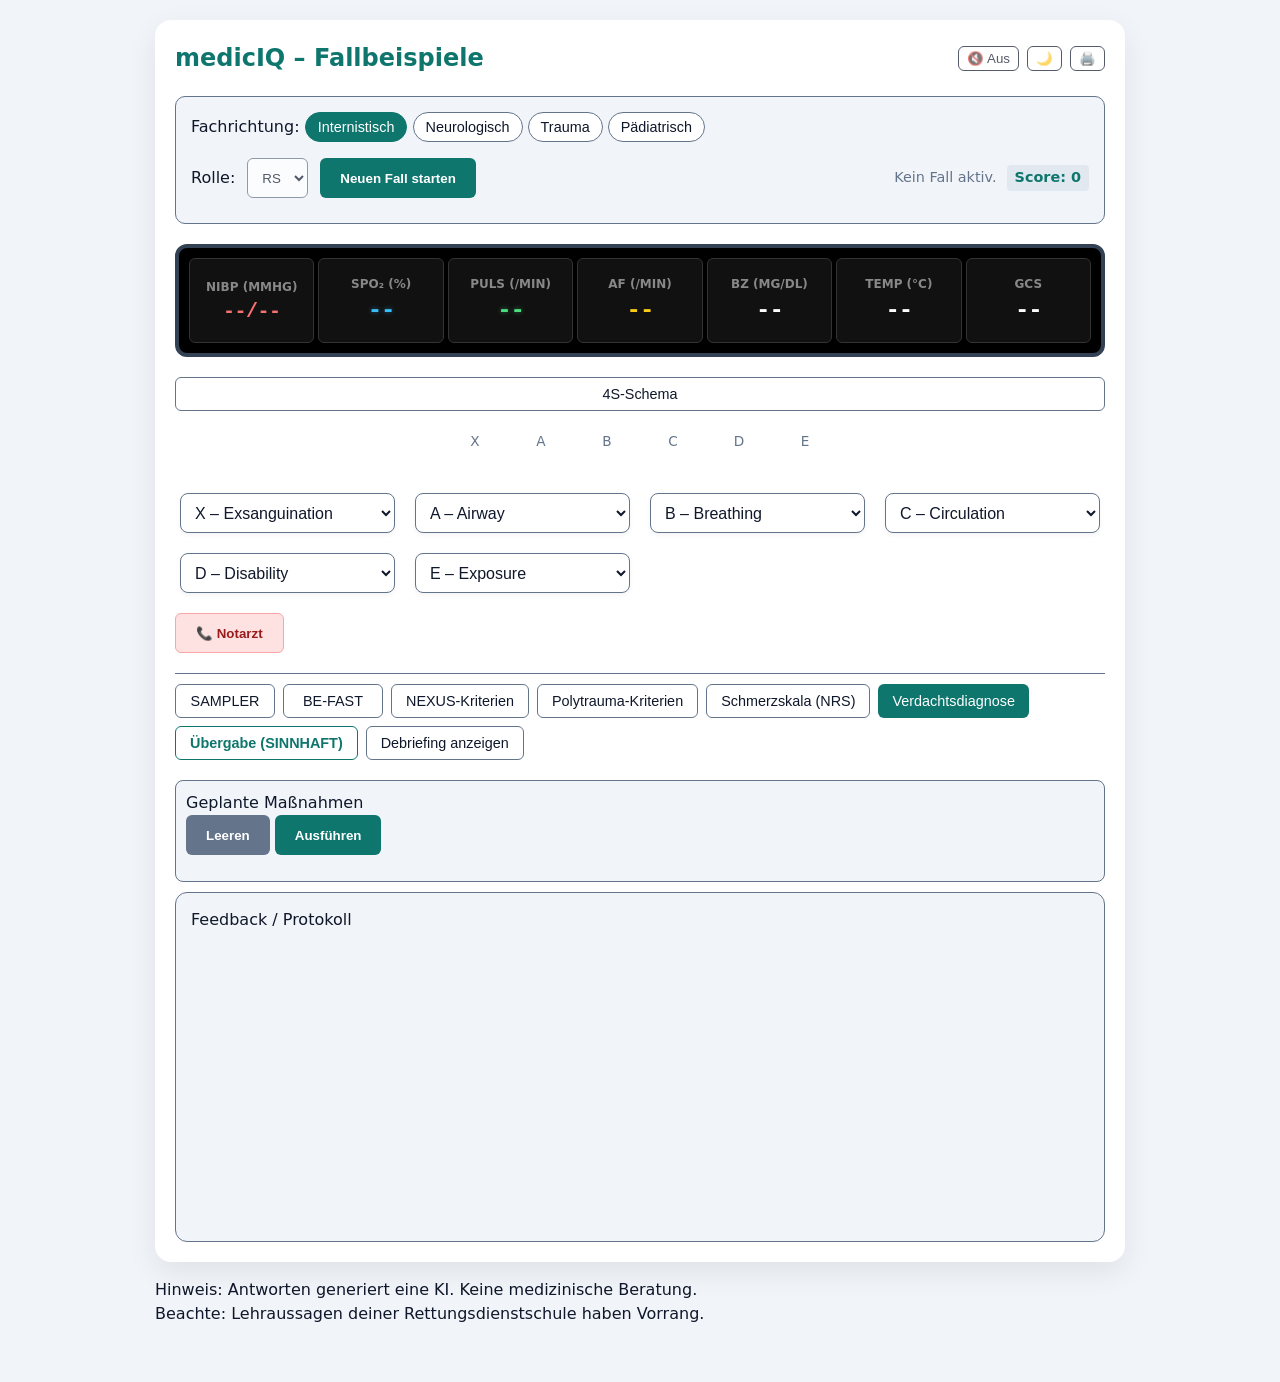
<file: public/index.html>
<!doctype html>
<html lang="de">
<head>
  <meta charset="utf-8" />
  <meta name="viewport" content="width=device-width, initial-scale=1" />
  <title>medicIQ – Fallbeispiele (Click-UI)</title>

  <link rel="stylesheet" href="./style.css" />
  <script data-memberstack-app="app_cmfmhnj92003v0wsgay1bdpn0" src="https://static.memberstack.com/scripts/v1/memberstack.js" type="text/javascript"></script>
  <script src="./app.js" defer></script>
</head>
<body>
<main class="page">
  <section class="chat-container" aria-label="Fallbeispiele (Click-UI)">
    
    <div class="header-row">
        <h1 class="logo-title">medicIQ – Fallbeispiele</h1>
        
        <div class="controls-right">
            <button id="btnSound" class="mode-toggle" title="Sprachausgabe">🔇 Aus</button>
            <button id="btnDark" class="mode-toggle" title="Nachtmodus">🌙</button>
            <button id="btnPrint" class="mode-toggle" title="Drucken">🖨️</button>
            <div id="missionTimer" class="timer-badge hidden">00:00</div>
        </div>
    </div>

    <div class="setup-container">
      <div id="specRow" class="setup-row mb-2">
        <div class="setup-left">
          <span class="setup-label">Fachrichtung:</span>
          <button class="spec-chip active" data-spec="internistisch">Internistisch</button>
          <button class="spec-chip" data-spec="neurologisch">Neurologisch</button>
          <button class="spec-chip" data-spec="trauma">Trauma</button>
          <button class="spec-chip" data-spec="paediatrisch">Pädiatrisch</button>
        </div>
      </div>

      <div class="setup-row control-row">
        <div class="control-group">
            <label for="roleSel">Rolle:</label>
            <select id="roleSel" class="role-select" disabled>
                <option value="RS" selected>RS</option>
            </select>
            
            <button id="startCase" class="btn primary">Neuen Fall starten</button>
            <button id="finishCase" class="btn danger hidden">Fall beenden (Übergabe)</button>
        </div>
        
        <div class="status-group">
            <span id="caseStatus" class="status-text">Kein Fall aktiv.</span>
            <span id="caseScore" class="score-badge">Score: 0</span>
        </div>
      </div>
    </div>

    <div class="vitals" aria-label="Vitalwerte Monitor">
      <div class="vital-box v-rr"><span class="vital-label">NIBP (mmHg)</span><span id="vRR" class="vital-val">--/--</span></div>
      <div class="vital-box v-spo2"><span class="vital-label">SpO₂ (%)</span><span id="vSpO2" class="vital-val">--</span></div>
      <div class="vital-box v-hr"><span class="vital-label">Puls (/min)</span><span id="vPuls" class="vital-val">--</span></div>
      <div class="vital-box v-co2"><span class="vital-label">AF (/min)</span><span id="vAF" class="vital-val">--</span></div>
      <div class="vital-box"><span class="vital-label">BZ (mg/dl)</span><span id="vBZ" class="vital-val">--</span></div>
      <div class="vital-box"><span class="vital-label">Temp (°C)</span><span id="vTemp" class="vital-val">--</span></div>
      <div class="vital-box"><span class="vital-label">GCS</span><span id="vGCS" class="vital-val">--</span></div>
    </div>

    <div class="progress" aria-label="Workflow-Fortschritt">
      <button class="chip schema-btn" data-tool="FOUR_S">4S-Schema</button>
      <div class="chip" data-step="X">X</div>
      <div class="chip" data-step="A">A</div>
      <div class="chip" data-step="B">B</div>
      <div class="chip" data-step="C">C</div>
      <div class="chip" data-step="D">D</div>
      <div class="chip" data-step="E">E</div>
    </div>

    <div id="hintCard" class="hint hidden" aria-live="polite">
      <strong>Nächster Schritt:</strong>
      <div id="hintText">—</div>
    </div>

    <div id="actionPanel" class="action-grid" aria-live="polite">
      </div>
    <button id="btnGlobalNA" class="na-btn" style="margin-bottom: 20px;">📞 Notarzt</button>


    <div class="schemata-row">
      <button class="schema-btn" data-tool="SAMPLER">SAMPLER</button>
      <button class="schema-btn" data-tool="BEFAST">BE-FAST</button>
      
      <button class="schema-btn" data-tool="NEXUS">NEXUS-Kriterien</button>
      <button class="schema-btn" data-tool="POLYTRAUMA">Polytrauma-Kriterien</button>
      
      <button class="schema-btn" data-tool="NRS">Schmerzskala (NRS)</button>
      
      <button class="schema-btn primary" data-tool="DIAGNOSIS">Verdachtsdiagnose</button>
      
      <button id="btnSinnhaft" class="schema-btn" style="border-color:#0f766e; color:#0f766e; font-weight:bold;">Übergabe (SINNHAFT)</button>
      
      <button class="schema-btn" data-tool="DEBRIEF">Debriefing anzeigen</button>
    </div>

    <div class="queue card">
      <div class="queue-head">
        <div class="h">Geplante Maßnahmen</div>
        <div class="q-right">
          <button id="btnClearQueue" class="btn secondary">Leeren</button>
          <button id="btnRunQueue" class="btn">Ausführen</button>
        </div>
      </div>
      <ul id="queueList" class="queue-list"></ul>
    </div>

    <div class="card chat-wrap">
      <div class="h">Feedback / Protokoll</div>
      <div id="chatLog" class="chat-log"></div>
    </div>
  </section>

  <p class="legal">
    Hinweis: Antworten generiert eine KI. Keine medizinische Beratung.<br />
    Beachte: Lehraussagen deiner Rettungsdienstschule haben Vorrang.
  </p>
</main>

<div id="modalBackdrop" class="modal-backdrop" style="display:none;"></div>
<div id="modalAF" class="modal" style="display:none;">
  <div class="modal-head">Atemfrequenz zählen (30s)</div>
  <div class="modal-body"><div class="af-ui"><div><span id="afTimer">30</span>s</div><div><span id="afCount">0</span> x</div></div></div>
  <div class="modal-actions"><button id="afTap" class="btn secondary">Atemzug</button><button id="afStart" class="btn">Start</button><button id="afCancel" class="btn danger">Abbrechen</button></div>
</div>
<div id="modalNRS" class="modal" style="display:none;">
  <div class="modal-head">Schmerzskala (NRS 0–10)</div>
  <div class="modal-body"><div id="nrsInfo" class="small muted"></div><input id="nrsRange" type="range" min="0" max="10" step="1" value="0" /><div class="nrs-val">Wert: <b id="nrsVal">0</b></div></div>
  <div class="modal-actions"><button id="nrsFetch" class="btn secondary">Infos abrufen</button><button id="nrsOk" class="btn">Übernehmen</button><button id="nrsCancel" class="btn secondary">Abbrechen</button></div>
</div>
<div id="modalBEFAST" class="modal" style="display:none;">
  <div class="modal-head">BE-FAST Check</div>
  <div class="modal-body befast-grid">
    <div id="befastInfo" class="small muted" style="margin-bottom: 10px;"></div>
    
    <label><input type="checkbox" id="b_face" /> <span><strong>B</strong> – Balance (Gleichgewicht)</span></label>
    <label><input type="checkbox" id="e_eyes" /> <span><strong>E</strong> – Eyes (Blickwendung)</span></label>
    <label><input type="checkbox" id="f_face" /> <span><strong>F</strong> – Face (Mimik/Mundwinkel)</span></label>
    <label><input type="checkbox" id="a_arm"  /> <span><strong>A</strong> – Arm (Halteversuch)</span></label>
    <label><input type="checkbox" id="s_speech" /> <span><strong>S</strong> – Speech (Sprache)</span></label>
    
    <div class="time-row">
      <strong>Last known well:</strong>
      <input type="time" id="t_time" />
    </div>
  </div>
  <div class="modal-actions">
    <button id="befastFetch" class="btn secondary">Infos abrufen</button>
    <button id="befastOk" class="btn">Dokumentieren</button>
    <button id="befastCancel" class="btn secondary">Abbrechen</button>
  </div>
</div>
<div id="modalSampler" class="modal" style="display:none;">
  <div class="modal-head">SAMPLER</div>
  <div class="modal-body form-grid"><div id="samplerInfo" class="small muted"></div><label>S - Symptome <input id="s_sympt" /></label><label>A - Allergien <input id="s_allerg" /></label><label>M - Medikamente <input id="s_med" /></label><label>P - Patientenveorgeschichte <input id="s_hist" /></label><label>L - Letzte Mahlzeit/Einnahme <input id="s_last" /></label><label>E - Ereignis <input id="s_events" /></label><label>R - Risikofaktoren <input id="s_risk" /></label></div>
  <div class="modal-actions"><button id="samplerFetch" class="btn secondary">Infos abrufen</button><button id="samplerOk" class="btn">Dokumentieren</button><button id="samplerCancel" class="btn secondary">Abbrechen</button></div>
</div>
<div id="modal4S" class="modal" style="display:none;">
  <div class="modal-head">4S-Schema</div>
  <div class="modal-body criteria-modal-body">
    <div id="s4Info" class="small muted" style="margin-bottom: 10px; line-height: 1.4;"></div>
    
    <label><input type="checkbox" id="s1" /> Sicherheit</label>
    <label><input type="checkbox" id="s2" /> Szene</label>
    <label><input type="checkbox" id="s3" /> Sichtung</label>
    <label><input type="checkbox" id="s4" /> Support</label>
  </div>
  <div class="modal-actions">
    <button id="s4Fetch" class="btn secondary">Infos abrufen</button>
    <button id="s4Ok" class="btn">Dokumentieren</button>
    <button id="s4Cancel" class="btn secondary">Abbrechen</button>
  </div>
</div>

<div id="modalNEXUS" class="modal" style="display:none;">
  <div class="modal-head">NEXUS-Kriterien (HWS-Immobilisation)</div>
  <div class="modal-body form-grid criteria-modal-body">
    <div id="nexusInfo" class="small muted"></div>
    <p style="font-weight:bold;">Zusammenfassung (HWS-Immobilisation erforderlich, wenn einer Ja):</p>
    <label><input type="checkbox" id="n1" /> 1. Empfindlichkeit in der HWS</label>
    <label><input type="checkbox" id="n2" /> 2. Neurologische Ausfälle</label>
    <label><input type="checkbox" id="n3" /> 3. Vigilanz-/Bewusstseinsstörung</label>
    <label><input type="checkbox" id="n4" /> 4. Intoxikation (Alkohol/Drogen)</label>
    <label><input type="checkbox" id="n5" /> 5. Ablenkende Verletzung</label>
  </div>
  <div class="modal-actions"><button id="nexusFetch" class="btn secondary">Kriterien prüfen</button><button id="nexusOk" class="btn">Dokumentieren</button><button id="nexusCancel" class="btn secondary">Abbrechen</button></div>
</div>

<div id="modalPolytrauma" class="modal" style="display:none;">
  <div class="modal-head">Polytrauma-Kriterien (Zentrum-Alarmierung)</div>
  <div class="modal-body form-grid criteria-modal-body">
      <div id="polyInfo" class="small muted"></div>
      <p style="font-weight:bold;">Kriterien für die direkte Zuweisung in ein Traumazentrum:</p>
      
      <label><input type="checkbox" id="p1" /> 1. **Physiologie:** GCS &le; 13, oder systolischer RR &le; 90 mmHg, oder Atemfrequenz &le; 10 / &ge; 29 / erzwungene Beatmung.</label>
      
      <label><input type="checkbox" id="p2" /> 2. **Anatomie:** Zwei oder mehr proximale Knochenfrakturen, Lähmung, instabiles Becken, penetrierendes Trauma (Kopf, Rumpf).</label>
      
      <label><input type="checkbox" id="p3" /> 3. **Mechanismus:** Sturz aus &ge; 3m, Ejektion, Todesfall im selben Fahrzeug, Fußgänger/Radfahrer von Fahrzeug erfasst.</label>
      
      <label><input type="checkbox" id="p4" /> 4. **Spezielle Patienten:** Alter &ge; 65, Antikoagulation, End-stage-Disease, Schwangerschaft.</label>
  </div>
  <div class="modal-actions"><button id="polyFetch" class="btn secondary">Kriterien prüfen</button><button id="polyOk" class="btn">Dokumentieren</button><button id="polyCancel" class="btn secondary">Abbrechen</button></div>
</div>

<div id="modalO2" class="modal" style="display:none;">
  <div class="modal-head">Sauerstoffgabe</div>
  <div class="modal-body form-grid"><label>Gerät:<select id="o2Device"><option>Nasenbrille (1–6 l/min)</option><option>Einfache Maske (5–10 l/min)</option><option>Maske mit Reservoir (10–15 l/min)</option><option>Beutel-Maske (15 l/min)</option></select></label><label>Flow: <span id="o2FlowVal">0</span> l/min<input id="o2Flow" type="range" min="0" max="15" step="1" value="0" /></label></div>
  <div class="modal-actions"><button id="o2Ok" class="btn">Geben</button><button id="o2Cancel" class="btn secondary">Abbrechen</button></div>
</div>
<div id="modalNA" class="modal" style="display:none;">
  <div class="modal-head">Notarzt nachfordern</div>
  <div class="modal-body"><p>Begründung:</p><textarea id="naReason" rows="3" style="width:100%"></textarea></div>
  <div class="modal-actions"><button id="naOk" class="btn">Rufen</button><button id="naCancel" class="btn secondary">Abbrechen</button></div>
</div>
<div id="modalDx" class="modal" style="display:none;">
  <div class="modal-head">Verdachtsdiagnose</div>
  <div class="modal-body form-grid"><select id="dxSpec"><option value="internistisch">Internistisch</option><option value="neurologisch">Neurologisch</option><option value="trauma">Trauma</option><option value="paediatrisch">Pädiatrisch</option></select><select id="dxSelect"></select><select id="dxPrio"><option>hoch (rot)</option><option>mittel (gelb)</option><option>niedrig (grün)</option></select><textarea id="dxNote" rows="2" placeholder="Bemerkung..."></textarea></div>
  <div class="modal-actions"><button id="dxOk" class="btn">Speichern</button><button id="dxCancel" class="btn secondary">Abbrechen</button></div>
</div>
<div id="modalImmo" class="modal" style="display:none;">
  <div class="modal-head">Immobilisation & Schienung</div>
  <div class="modal-body form-grid"><label>Ort:<select id="immoLoc"><option value="HWS">HWS (Hals)</option><option value="Schulter">Schulter</option><option value="Arm rechts" selected>Arm rechts</option><option value="Arm links">Arm links</option><option value="Bein rechts">Bein rechts</option><option value="Bein links">Bein links</option><option value="Becken">Becken</option></select></label><label>Material:<select id="immoMat"><option value="Sam-Splint">SAM-Splint</option><option value="Vakuumschiene">Vakuumschiene</option><option value="Dreiecktuch">Dreiecktuch</option><option value="Stifneck">Stifneck (HWS-Schiene)</option><option value="Beckenrundschlinge">Beckenschlinge</option><option value="Vakuummatratze">Vakuummatratze (Ganzkörper)</option></select></label><div class="small muted">Hinweis: DMS-Kontrolle erfolgt automatisch nach Anlage.</div></div>
  <div class="modal-actions"><button id="immoOk" class="btn">Anlegen</button><button id="immoCancel" class="btn secondary">Abbrechen</button></div>
</div>
<div id="modalBodyMap" class="modal" style="display:none;">
  <div class="modal-head">Körper-Schema (Verletzungen)</div>
  <div class="modal-body" style="text-align:center;"><svg width="200" height="350" viewBox="0 0 200 400" style="margin:auto; display:block; filter: drop-shadow(0px 4px 6px rgba(0,0,0,0.1));"><style>.body-part { stroke: #475569; stroke-width: 2; transition: fill 0.3s; cursor: pointer; }.body-part:hover { opacity: 0.8; }</style><path id="body_head" class="body-part" fill="#f1f5f9" d="M100,20 C85,20 75,35 75,55 C75,80 125,80 125,55 C125,35 115,20 100,20 Z" /><path id="body_torso" class="body-part" fill="#f1f5f9" d="M85,85 L115,85 L125,180 L75,180 Z" /><path id="body_arm_r" class="body-part" fill="#f1f5f9" d="M75,90 L45,100 L35,170 L55,175 L75,100 Z" /><path id="body_arm_l" class="body-part" fill="#f1f5f9" d="M125,90 L155,100 L165,170 L145,175 L125,100 Z" /><path id="body_leg_r" class="body-part" fill="#f1f5f9" d="M80,185 L70,280 L65,360 L90,360 L95,185 Z" /><path id="body_leg_l" class="body-part" fill="#f1f5f9" d="M120,185 L130,280 L135,360 L110,360 L105,185 Z" /></svg><div id="bodyMapText" style="margin-top:15px; font-weight:bold; color:#b91c1c; font-size:1.1rem;"></div></div>
  <div class="modal-actions"><button id="bodyMapClose" class="btn secondary">Schließen</button></div>
</div>
<div id="modalHandover" class="modal" style="display:none;">
  <div class="modal-head">Patientenübergabe (SINNHAFT)</div>
  <div class="modal-body form-grid">
    <label>I - Identifikation: <input id="s_ident" placeholder="Name, Alter..." /></label>
    <label>N - Notfallereignis: <textarea id="s_event" rows="2"></textarea></label>
    <label>N - Notfallanamnese: <textarea id="s_anam" rows="2"></textarea></label>
    <label>H - Hauptsymptom: <input id="s_prio" /></label>
    <label>A - Aktueller Zustand: <textarea id="s_action" rows="2"></textarea></label>
  </div>
  <div class="modal-actions">
    <button id="handoverOk" class="btn">Übergeben & Beenden</button>
    <button id="handoverCancel" class="btn secondary">Abbrechen</button>
  </div>
</div>
<div id="modalHandover" class="modal" style="display:none;">
  <div class="modal-head">Patientenübergabe (SINNHAFT)</div>
  <div class="modal-body form-grid">
    <label>I - Identifikation: <input id="s_ident" placeholder="Name, Alter..." /></label>
    <label>N - Notfallereignis: <textarea id="s_event" rows="2"></textarea></label>
    <label>N - Notfallanamnese: <textarea id="s_anam" rows="2"></textarea></label>
    <label>H - Hauptsymptom: <input id="s_prio" /></label>
    <label>A - Aktueller Zustand: <textarea id="s_action" rows="2"></textarea></label>
  </div>
  <div class="modal-actions">
    <button id="handoverOk" class="btn">Übergeben & Beenden</button>
    <button id="handoverCancel" class="btn secondary">Abbrechen</button>
  </div>
</div>
<div id="modalEKG" class="modal" style="display:none; max-width: 800px; width: 95%;">
  <div class="modal-head">12-Kanal-EKG Monitor</div>
  <div class="modal-body">
    <div style="margin-bottom:10px; display:flex; justify-content:space-between; align-items:center;">
        <label style="font-weight:bold;">Ableitung:</label>
        <select id="leadSelect" class="role-select" style="width: auto;">
            <option value="I">I</option><option value="II" selected>II</option><option value="III">III</option>
            <option value="aVR">aVR</option><option value="aVL">aVL</option><option value="aVF">aVF</option>
            <option value="V1">V1</option><option value="V2">V2</option><option value="V3">V3</option>
            <option value="V4">V4</option><option value="V5">V5</option><option value="V6">V6</option>
        </select>
    </div>
    <div style="background:#000; border:2px solid #334155; border-radius:4px; overflow:hidden;">
    <canvas id="ekgCanvas" width="800" height="360" style="width:100%; height:auto; display:block;"></canvas>
</div>
    <div id="ekgText" style="margin-top:10px; font-weight:bold; font-family:monospace; text-align:center; font-size:1.2rem;"></div>
  </div>
  <div class="modal-actions">
    <button id="ekgClose" class="btn secondary">Schließen</button>
  </div>
</div>
<script>
  setInterval(() => {
    const badge = document.querySelector('.ms-test-badge, #ms-test-badge, .ms-inspector-badge');
    if(badge) badge.remove();
  }, 500);
</script>
</body>
</file>
<file: public/style.css>
:root {
  --bg: #f1f5f9;
  --card: #ffffff;
  --brand: #0f766e;
  --text: #0f172a;
  --muted: #64748b;
  --bubble-ai: #e2e8f0;
  --monitor-bg: #000000;
  --shadow: 0 10px 30px rgba(0,0,0,.08);
}

body.dark-mode {
  --bg: #0f172a;
  --card: #1e293b;
  --text: #f8fafc;
  --muted: #94a3b8;
  --bubble-ai: #334155;
  --shadow: 0 10px 30px rgba(0,0,0,.3);
}

* { box-sizing: border-box; }

/* FIX: Hintergrundfarbe auch auf html setzen, damit kein weißer Balken entsteht */
html { 
    height: 100%; 
    background-color: var(--bg); 
    transition: background 0.3s;
}

body {
  min-height: 100vh;
  margin: 0;
  font: 16px/1.5 system-ui, sans-serif;
  background-color: var(--bg);
  color: var(--text);
  transition: background 0.3s, color 0.3s;
}

.page { max-width: 1000px; margin: 0 auto; padding: 20px 15px 40px; }
.chat-container { background: var(--card); border-radius: 16px; box-shadow: var(--shadow); padding: 20px; position: relative; z-index: 10; }

/* HEADER */
.header-row { display: flex; justify-content: space-between; align-items: center; margin-bottom: 20px; flex-wrap: wrap; gap:10px; }
h1 { margin: 0; font-size: 1.5rem; color: var(--brand); }

.controls-right { display: flex; gap: 8px; align-items: center; }
.mode-toggle { background: transparent; border: 1px solid var(--muted); color: var(--muted); border-radius: 6px; padding: 4px 8px; cursor: pointer; color:inherit !important; border-color: currentColor !important; opacity: 0.7; }
.mode-toggle:hover { opacity: 1; }

.timer-badge {
    background: #0f172a; color: #fff; font-family: monospace; font-size: 1.3rem; padding: 5px 12px; border-radius: 6px; font-weight: bold;
    box-shadow: 0 0 10px rgba(0,0,0,0.2);
    border: 2px solid #334155;
}
body.dark-mode .timer-badge { background: #f1f5f9; color: #0f172a; }

/* SETUP */
.setup-container { margin-bottom: 20px; padding: 15px; background: var(--bg); border-radius: 10px; border: 1px solid var(--muted); }
.setup-row { margin-bottom: 10px; display: flex; gap: 10px; flex-wrap: wrap; align-items: center; justify-content: space-between; }
.mb-2 { margin-bottom: 1rem; }

.control-group { display: flex; align-items: center; gap: 12px; flex-wrap: wrap; }
.role-select { height: 40px; padding: 0 10px; border-radius: 6px; border: 1px solid var(--muted); background: var(--card); color: var(--text); }

.status-group { text-align: right; font-size: 0.9rem; color: var(--muted); display: flex; gap: 10px; align-items: center; margin-left: auto; }
.score-badge { font-weight: bold; color: var(--brand); background: var(--bubble-ai); padding: 2px 8px; border-radius: 4px; }

.spec-chip { border: 1px solid var(--muted); background: var(--card); color: var(--text); padding: 6px 12px; border-radius: 99px; cursor: pointer; font-size: 0.9rem; }
.spec-chip.active { background: var(--brand); color: #fff; border-color: var(--brand); }

/* MONITOR */
.vitals {
    display: grid;
    grid-template-columns: repeat(auto-fit, minmax(100px, 1fr));
    gap: 4px;
    background: var(--monitor-bg);
    padding: 10px;
    border-radius: 12px;
    margin-bottom: 20px;
    border: 4px solid #334155;
    box-shadow: inset 0 0 20px rgba(0,0,0,0.8);
}
.vital-box { background: #111; color: #fff; padding: 8px; border-radius: 6px; display: flex; flex-direction: column; align-items: center; justify-content: center; min-height: 80px; position: relative; border: 1px solid #333; }
.vital-label { font-size: 0.75rem; text-transform: uppercase; color: #888; font-weight: bold; margin-bottom: 4px; }
.vital-val { font-size: 1.6rem; font-weight: bold; font-family: 'Courier New', monospace; letter-spacing: -1px; }

.v-hr .vital-val { color: #4ade80; text-shadow: 0 0 5px rgba(74, 222, 128, 0.5); }
.v-spo2 .vital-val { color: #38bdf8; text-shadow: 0 0 5px rgba(56, 189, 248, 0.5); }
.v-rr .vital-val { color: #f87171; }
.v-co2 .vital-val { color: #facc15; }

@keyframes blinkRed { 0% { background: #111; } 50% { background: #7f1d1d; } 100% { background: #111; } }
.vital-box.critical { animation: blinkRed 1s infinite; border-color: #ef4444; }

/* PROGRESS & CHIPS (ZWEIZEILIGE DARSTELLUNG MIT ZENTRIERUNG) */
.progress { 
    display: flex; 
    flex-wrap: wrap; 
    /* NEU: Zentriert die Chips, wenn sie umgebrochen werden (insbesondere die zweite Reihe) */
    justify-content: center; 
    gap: 6px; 
    margin-bottom: 15px; 
    overflow-x: auto; 
    padding-bottom: 4px; 
}
/* 4S-Schema nimmt die gesamte Breite ein und erzwingt den Umbruch */
.progress .chip[data-tool="FOUR_S"] {
    width: 100%; 
    margin-bottom: 6px; 
    order: -1; /* Zwingt 4S an den Anfang, falls Flexbox-Reihenfolge durch JS beeinflusst wird */
}

.chip { 
    flex-shrink: 0; 
    font-size: 0.85rem; 
    padding: 8px 12px; 
    border-radius: 99px; 
    color: var(--muted); 
    white-space: nowrap; 
    cursor: pointer;
    min-width: 60px; 
    text-align: center;
}
.chip.done { background: #d1fae5; border-color: #10b981; color: #047857; }
body.dark-mode .chip.done { background: #064e3b; border-color: #10b981; color: #34d399; }
.chip.active { border: 2px solid var(--brand); color: var(--brand); font-weight: bold; }

/* ACTIONS (DROPDOWNS) */
.action-dropdown-container {
    padding: 5px;
}
#actionPanel {
    display: grid;
    /* Auf großen Screens: Minimum 180px, verteilt auf 6 Spalten */
    grid-template-columns: repeat(auto-fit, minmax(180px, 1fr)); 
    gap: 10px;
    margin-bottom: 5px;
    padding: 10px 0;
}
.action-dropdown {
    width: 100%;
    padding: 10px;
    border-radius: 8px;
    border: 1px solid var(--muted);
    background: var(--card);
    color: var(--text);
    font-size: 1rem;
    box-shadow: 0 2px 5px rgba(0,0,0,0.05);
    height: 40px; /* Einheitliche Höhe */
}


/* SCHEMATA */
.schemata-row { display: flex; gap: 8px; flex-wrap: wrap; margin-bottom: 20px; padding-top: 10px; border-top: 1px solid var(--muted); }
.schema-btn { background: var(--card); border: 1px solid var(--muted); padding: 8px 14px; border-radius: 6px; cursor: pointer; color: var(--text); font-size: 0.9rem; min-width: 100px; }
.schema-btn.primary { background: var(--brand); color: white; border: none; }

/* CHAT (Protokoll) */
.queue { background: var(--bg); padding: 10px; border-radius: 8px; margin-bottom: 10px; border: 1px solid var(--muted); display: none; }
.queue:not(:empty) { display: block; }
.queue-item { display: flex; justify-content: space-between; padding: 6px 10px; background: var(--card); border-radius: 6px; margin-bottom: 4px; color: var(--text); border: 1px solid var(--muted); }

.chat-wrap { background: var(--bg); border-radius: 12px; padding: 15px; height: 350px; overflow-y: auto; border: 1px solid var(--muted); }
.msg { background: var(--card); padding: 10px 14px; border-radius: 8px; margin-bottom: 8px; border-left: 4px solid var(--brand); box-shadow: 0 2px 5px rgba(0,0,0,0.05); }
.msg div { margin-bottom: 4px; }

/* BUTTONS */
.btn { padding: 0 20px; height: 40px; border-radius: 6px; border: none; font-weight: bold; cursor: pointer; background: var(--brand); color: white; display: inline-flex; align-items: center; justify-content: center; }
.btn.secondary { background: var(--muted); }
.btn.danger { background: #dc2626; }
.btn:hover { opacity: 0.9; }
.btn:disabled { opacity: 0.6; cursor: not-allowed; }
.na-btn { padding: 0 20px; height: 40px; border-radius: 6px; border: none; font-weight: bold; cursor: pointer; background: #fee2e2; color: #991b1b; border: 1px solid #fca5a5; }

/* MODALS */
.modal-backdrop { position: fixed; inset: 0; background: rgba(0,0,0,0.85); backdrop-filter: blur(3px); z-index: 2000; }
.modal { position: fixed; top: 50%; left: 50%; transform: translate(-50%, -50%); background: var(--card); width: 90%; max-width: 500px; padding: 20px; border-radius: 12px; z-index: 2001; box-shadow: 0 20px 50px rgba(0,0,0,0.5); color: var(--text); border: 1px solid var(--muted); }
.modal-head { font-size: 1.2rem; font-weight: bold; margin-bottom: 15px; border-bottom: 1px solid var(--muted); padding-bottom: 10px; }
.modal-body { margin-bottom: 20px; }
.modal-actions { display: flex; justify-content: flex-end; gap: 10px; }
.form-grid input, .form-grid select, .form-grid textarea { width: 100%; padding: 10px; margin-top: 5px; border-radius: 6px; border: 1px solid var(--muted); background: var(--bg); color: var(--text); }
.af-ui { display: flex; justify-content: space-around; font-size: 1.2rem; font-weight: bold; margin-bottom: 10px; }

/* EKG */
@keyframes ekgMove { 0% { stroke-dashoffset: 400; } 100% { stroke-dashoffset: 0; } }
.ekg-anim { stroke-dasharray: 400; animation: ekgMove 4s linear infinite; }

/* UTILS */
.hidden { display: none !important; }
.small { font-size: 0.85rem; }
.muted { color: var(--muted); opacity: 0.8; }

@media print {
    body { background: #fff; color: #000; }
    .chat-container, .card, .queue, .modal { box-shadow: none; border: 1px solid #ccc; }
    .setup-container, .tabs, .schemata-row, .modal-actions, .na-btn, .btn, .controls-right { display: none !important; }
    .chat-wrap { max-height: none; overflow: visible; border: none; }
    #missionTimer { border: 1px solid #000; color: #000; background: #fff; display:block !important; }
    .msg { border: 1px solid #eee; background: #fff; color: #000; }
}
/* EKG Monitor Styles */
.ekg-screen {
  background-color: #000;
  border: 4px solid #333;
  border-radius: 4px;
  position: relative;
  overflow: hidden;
  box-shadow: inset 0 0 20px rgba(0,0,0,0.8);
}
/* Animation für die Kurven (laufen von rechts nach links) */
@keyframes dash {
  from { stroke-dashoffset: 1000; }
  to { stroke-dashoffset: 0; }
}
/* EKG Monitor Screen */
.ekg-screen {
  background-color: #000;
  border: 4px solid #333;
  border-radius: 4px;
  position: relative;
  overflow: hidden; /* Wichtig, damit man den zweiten Streifen nicht sieht */
}

/* Die neue Endlos-Animation */
@keyframes slideLeft {
  from { transform: translateX(0); }
  to { transform: translateX(-400px); } /* Verschiebt um genau eine Bildbreite */
}

.infinite-scroll {
  animation: slideLeft 4s linear infinite; /* 4s für einen Durchlauf */
}
/* Echter Monitor-Look */
.monitor-glow {
  filter: drop-shadow(0 0 2px rgba(0, 255, 0, 0.6));
}
.monitor-glow-blue {
  filter: drop-shadow(0 0 2px rgba(59, 130, 246, 0.6));
}
/* Container: Boxen müssen breit genug sein */
.vitals {
    /* minmax 135px sorgt dafür, dass die Boxen nicht zu schmal werden */
    grid-template-columns: repeat(auto-fit, minmax(135px, 1fr)) !important;
}

/* --- FINALE REPARATUR: LAYOUT & ALIGNMENT --- */

/* 1. Container: Zurück zu schmaleren Boxen für "Eine Zeile"-Look */
.vitals {
    /* minmax 105px sorgt dafür, dass die Boxen nicht zu schmal werden */
    grid-template-columns: repeat(auto-fit, minmax(105px, 1fr)) !important;
    gap: 4px !important;
    width: 100%;
}

/* 2. Die Box selbst: Flexbox für perfekte Zentrierung */
.vital-box {
    display: flex !important;
    flex-direction: column !important;
    justify-content: center !important; /* Vertikal mittig */
    align-items: center !important;     /* Horizontal mittig */
    text-align: center !important;      /* Textausrichtung */
    min-height: 85px !important;
    padding: 2px !important;
    overflow: hidden !important;        /* Nichts darf rauslaufen */
}

/* 3. Der Blutdruck-Wert (RR): Dynamisch anpassen */
#vRR {
    font-size: 1.25rem !important;      /* Klein genug für "138/86" */
    letter-spacing: -0.5px !important;
    white-space: nowrap !important;
    width: 100%;
    display: flex;
    justify-content: center;
    align-items: center;
}

/* 4. Andere Werte: Standardgröße */
.vital-val {
    font-size: 1.5rem !important;
    line-height: 1.2 !important;
}

/* 5. Labels (NIBP, SPO2...): Klein und zentriert */
.vital-label {
    width: 100%;
    text-align: center;
    margin-bottom: 4px;
    font-size: 0.75rem !important;
}

/* NEU: Spezielles Styling für Kriterien-Modals (NEXUS, Polytrauma, 4S, BEFAST) */
/* Verbesserte Optik für Checkbox-Listen in Modalen */
.criteria-modal-body {
    display: flex !important;
    flex-direction: column;
    gap: 10px;
    padding: 10px 0;
}

.criteria-modal-body label {
    display: flex;
    align-items: center; /* Vertikal zentriert Checkbox und Text */
    gap: 12px;
    padding: 12px;
    background: var(--bg);
    border-radius: 8px;
    border: 1px solid var(--muted);
    cursor: pointer;
    transition: background 0.2s;
}

.criteria-modal-body label:hover {
    background: var(--bubble-ai);
}

.criteria-modal-body input[type="checkbox"] {
    width: 20px !important; /* Fixe Breite für die Box */
    height: 20px !important;
    margin: 0;
    cursor: pointer;
    accent-color: var(--brand); /* Nutzt deine Markenfarbe für den Haken */
}

/* NEU: Verbessert die Sichtbarkeit des NRS Schiebereglers */
#modalNRS input[type="range"] {
    -webkit-appearance: none;
    appearance: none;
    width: 100%;
    height: 10px;
    background: var(--bg);
    outline: none;
    opacity: 0.7;
    -webkit-transition: .2s;
    transition: opacity .2s;
    border-radius: 5px;
}

#modalNRS input[type="range"]::-webkit-slider-thumb {
    -webkit-appearance: none;
    appearance: none;
    width: 25px;
    height: 25px;
    border-radius: 50%;
    background: var(--brand); /* Die Markenfarbe verwenden */
    cursor: pointer;
}

#modalNRS .nrs-val {
    margin-top: 10px;
    text-align: center;
    font-size: 1.2rem;
}
/* style.css (Am Ende hinzufügen) */

/* NEU: Styling für die Dropdown-Struktur */
.action-dropdown-container {
    padding: 5px;
}

.action-dropdown {
    width: 100%;
    padding: 10px;
    border-radius: 8px;
    border: 1px solid var(--muted);
    background: var(--card);
    color: var(--text);
    font-size: 1rem;
    box-shadow: 0 2px 5px rgba(0,0,0,0.05);
}

/* Passt das Grid-Layout so an, dass die Dropdowns ordentlich nebeneinander liegen */
#actionPanel {
    display: grid;
    grid-template-columns: repeat(auto-fit, minmax(180px, 1fr)); /* Breitere Basis als das alte Grid */
    gap: 10px;
    margin-bottom: 5px;
    padding: 10px 0;
    /* Hintergrundfarbe entfernen, da der Bereich jetzt offen ist */
}

/* ======================================= */
/* !!! MOBILE OPTIMIERUNGEN (max-width: 600px) !!! */
/* ======================================= */
@media (max-width: 600px) {
    .page { padding: 10px; }
    .chat-container { padding: 15px; border-radius: 0; }
    
    /* HEADER: Icons und Titel in eine Zeile */
    .header-row { flex-direction: row; gap: 8px; margin-bottom: 15px; }
    h1 { font-size: 1.2rem; min-width: 150px; }
    .controls-right { margin-left: auto; }
    
    /* SETUP: Buttons verkleinern und Zeilenumbruch forcieren */
    .setup-container { padding: 10px; }
    .spec-chip { 
        font-size: 0.75rem; 
        padding: 4px 8px; 
        flex-grow: 1; /* Nehmen den verfügbaren Platz ein */
    }
    .control-group { 
        flex-direction: column; 
        align-items: stretch;
        gap: 8px; 
    }
    .control-group button, .control-group select { 
        width: 100%; 
        box-sizing: border-box; 
    }
    .status-group { 
        width: 100%;
        justify-content: space-between;
        margin-top: 10px;
    }

    /* VITALZEICHEN: Kleiner, kompakter und weniger Text */
    .vitals {
        padding: 5px;
        /* Bei 7 Elementen: minmax auf 85px reduzieren, damit sie passen */
        grid-template-columns: repeat(auto-fit, minmax(85px, 1fr)) !important; 
    }
    .vital-box { min-height: 65px !important; }
    .vital-label { font-size: 0.65rem !important; }
    .vital-val { font-size: 1.3rem !important; }
    #vRR { font-size: 1.1rem !important; }

    /* PROGRESS/SCHEMATA: Bessere Touch-Ziele und Scrollen */
    .progress { 
        gap: 4px; 
        padding-bottom: 8px; /* Mehr Platz für den Scroll-Balken */
    }
    .chip { 
        font-size: 0.8rem; 
        padding: 6px 8px; 
        min-width: 50px;
    }
    
    .schemata-row {
        gap: 6px;
        margin-bottom: 15px;
    }
    .schema-btn {
        font-size: 0.8rem;
        padding: 6px 10px;
        flex-grow: 1; /* Lassen Sie sie gleichmäßig wachsen */
    }
    
    /* DROPDOWN-AKTIONEN: Max. 2 Spalten auf kleinsten Geräten */
    #actionPanel {
        /* Passt sich auf 48% Breite an, um auf kleinem Screen 2 Spalten zu ermöglichen */
        grid-template-columns: repeat(auto-fit, minmax(48%, 1fr)); 
        gap: 6px;
        padding: 5px 0;
    }
    .action-dropdown {
        font-size: 0.95rem;
    }

    /* CHAT LOG */
    .chat-wrap { 
        height: 300px; 
    }
}
/* --- MODAL BEAUTY FIX --- */

/* Verhindert das Quetschen in eine Zeile */
.criteria-modal-body, .befast-grid {
    display: flex !important;
    flex-direction: column !important; /* Untereinander statt nebeneinander */
    gap: 10px !important;
    padding: 15px 5px !important;
}

/* Styling für die Zeilen (Labels) */
.criteria-modal-body label, .befast-grid label {
    display: flex !important;
    align-items: center !important; /* Vertikal mittig */
    background: var(--bg);
    padding: 12px 15px;
    border-radius: 10px;
    border: 1px solid var(--muted);
    cursor: pointer;
    transition: 0.2s;
    margin: 0 !important; /* Reset margins */
}

.criteria-modal-body label:hover {
    background: var(--bubble-ai);
    border-color: var(--brand);
}

/* Die Checkbox selbst verschönern */
.criteria-modal-body input[type="checkbox"], 
.befast-grid input[type="checkbox"] {
    width: 22px !important;
    height: 22px !important;
    margin-right: 15px !important; /* Abstand zum Text */
    flex-shrink: 0; /* Verhindert, dass die Box schrumpft */
    cursor: pointer;
    accent-color: var(--brand);
}

/* Speziell für das Zeit-Feld im BE-FAST */
.time-row {
    display: flex;
    justify-content: space-between;
    align-items: center;
    margin-top: 10px;
    padding: 10px 15px;
    background: var(--card);
    border-radius: 10px;
    border: 1px dashed var(--brand);
}

.time-row input[type="time"] {
    padding: 8px;
    border-radius: 6px;
    border: 1px solid var(--muted);
    font-family: monospace;
    font-size: 1.1rem;
}
/* Schickes Layout für das Übergabe-Formular */
#modalHandover .form-grid {
    display: flex !important;
    flex-direction: column !important;
    gap: 12px;
}

#modalHandover label {
    font-weight: bold;
    color: var(--brand);
    display: flex;
    flex-direction: column;
    gap: 5px;
}

#modalHandover textarea, 
#modalHandover input {
    font-weight: normal;
    font-family: inherit;
    border: 1px solid var(--muted);
    border-radius: 8px;
    padding: 10px;
    background: var(--bg);
    color: var(--text);
}

#modalHandover textarea:focus, 
#modalHandover input:focus {
    border-color: var(--brand);
    outline: none;
    box-shadow: 0 0 0 2px rgba(15, 118, 110, 0.2);
}
/* EKG Monitor Proportionen */
#monitorSvg {
    background-color: #000;
    display: block;
    width: 100%;
    height: 100%;
    aspect-ratio: 2 / 1; /* Verhindert Verzerrung der Kurven */
    border-radius: 4px;
}

.ekg-screen {
    border: 3px solid #444;
    background: radial-gradient(circle, #111 0%, #000 100%);
    box-shadow: inset 0 0 15px rgba(0, 255, 0, 0.1);
    margin-bottom: 10px;
}

#ekgText {
    font-family: 'Courier New', monospace;
    font-size: 1.2rem;
    background: #111;
    padding: 8px;
    border-radius: 6px;
    border: 1px solid #333;
}
</file>
